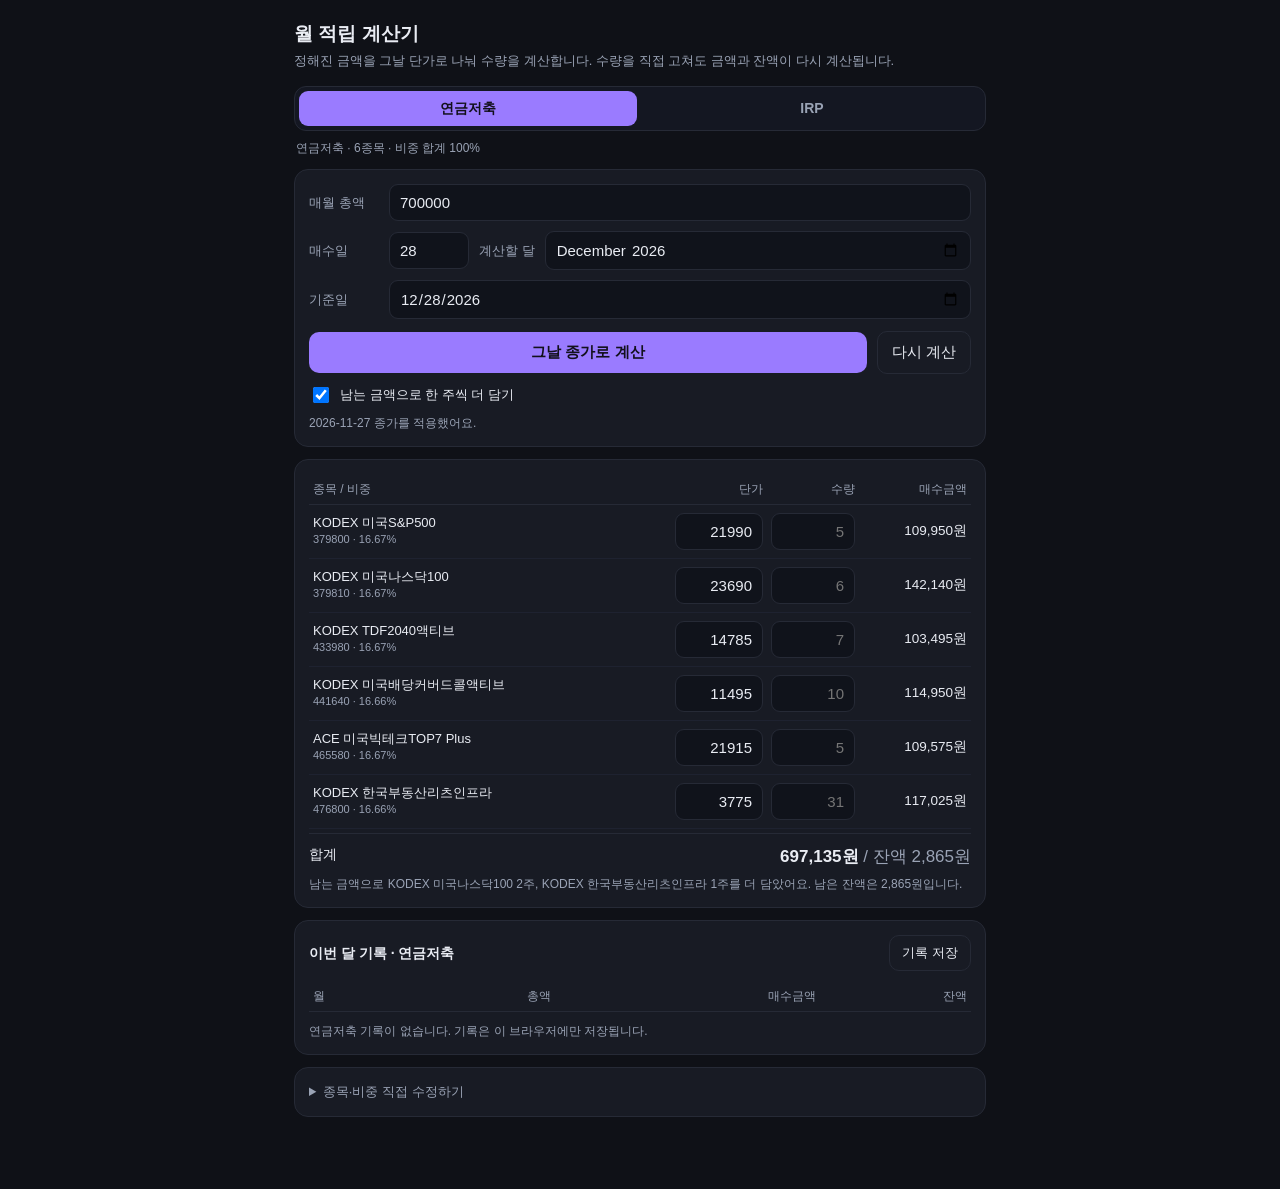
<file: etf-calc/index.html>
<!DOCTYPE html>
<html lang="ko">
<head>
<meta charset="utf-8">
<meta name="viewport" content="width=device-width, initial-scale=1">
<title>월 적립 계산기</title>
<style>
  :root{
    --bg:#0f1117; --card:#181b24; --line:#262a36; --text:#e9ecf3;
    --muted:#9aa3b5; --accent:#9a7bff; --ok:#3ddc97; --warn:#ffb84d;
  }
  *{box-sizing:border-box}
  body{margin:0;background:var(--bg);color:var(--text);
    font-family:-apple-system,BlinkMacSystemFont,"Apple SD Gothic Neo","Malgun Gothic",sans-serif;
    font-size:15px;line-height:1.5;padding:16px 14px 60px;max-width:720px;margin:0 auto}
  h1{font-size:19px;margin:4px 0 2px}
  .sub{color:var(--muted);font-size:13px;margin-bottom:16px}
  .card{background:var(--card);border:1px solid var(--line);border-radius:14px;padding:14px;margin-bottom:12px}
  .row{display:flex;gap:10px;align-items:center;flex-wrap:wrap}
  .row+.row{margin-top:10px}
  label{color:var(--muted);font-size:13px;min-width:70px}
  input[type=number],input[type=text],input[type=date],input[type=month]{
    background:#10131b;color:var(--text);border:1px solid var(--line);border-radius:9px;
    padding:9px 10px;font-size:15px;width:100%;font-family:inherit}
  input:focus{outline:none;border-color:var(--accent)}
  button{background:var(--accent);color:#12101c;border:0;border-radius:10px;
    padding:11px 14px;font-size:15px;font-weight:700;font-family:inherit;cursor:pointer}
  button.ghost{background:transparent;color:var(--text);border:1px solid var(--line);font-weight:500}
  button:active{transform:scale(.99)}
  table{width:100%;border-collapse:collapse;font-size:13.5px}
  /* 열 폭을 고정해 좁은 화면에서도 금액이 줄바꿈되지 않게 */
  #etfTable{table-layout:fixed}
  #etfTable .c-price{width:96px}
  #etfTable .c-qty{width:92px}
  #etfTable .c-amt{width:112px}
  th{color:var(--muted);font-weight:500;text-align:right;padding:6px 4px;border-bottom:1px solid var(--line);font-size:12px}
  th:first-child,td:first-child{text-align:left}
  td{padding:8px 4px;border-bottom:1px solid #1e2230;text-align:right;vertical-align:middle}
  .name{font-size:13px;line-height:1.3}
  .code{color:var(--muted);font-size:11px}
  .num{font-variant-numeric:tabular-nums}
  td.num{white-space:nowrap}
  .cell{width:100%;text-align:right;padding:6px 8px;font-size:13.5px
    -moz-appearance:textfield;appearance:textfield}
  /* 표 안의 숫자칸은 증감 화살표를 숨겨 좁은 화면에서도 숫자가 잘리지 않게 */
  .cell::-webkit-outer-spin-button,.cell::-webkit-inner-spin-button{-webkit-appearance:none;margin:0}
  .foot{color:var(--muted);font-size:12px;margin-top:10px}
  .total{display:flex;justify-content:space-between;font-size:14px;padding-top:10px;margin-top:4px;border-top:1px solid var(--line)}
  .total b{font-size:17px}
  .err{color:var(--warn);font-size:12.5px;margin-top:8px}
  details summary{cursor:pointer;color:var(--muted);font-size:13px}
  .hint{color:var(--muted);font-size:12px;margin-top:6px}
  /* 계좌 전환 탭 */
  .tabs{display:flex;gap:6px;background:#141722;border:1px solid var(--line);
    border-radius:12px;padding:4px;margin-bottom:8px}
  .tab{flex:1;background:transparent;color:var(--muted);border:0;border-radius:9px;
    padding:9px 8px;font-size:14px;font-weight:600;font-family:inherit;cursor:pointer;
    white-space:nowrap;line-height:1.2}
  .tab.active{background:var(--accent);color:#12101c}
  .tab:active{transform:none}
  /* 좁은 화면(스마트폰)에서 단가 5자리가 잘리지 않도록 */
  @media (max-width:430px){
    body{padding:12px 10px 48px}
    .card{padding:10px}
    th,td{padding:7px 2px}
    th{font-size:11.5px}
    .cell{width:100%;padding:6px 4px;font-size:13px}
    .name{font-size:12px}
    .code{font-size:10.5px}
    #etfTable .c-price{width:74px}
    #etfTable .c-qty{width:50px}
    #etfTable .c-amt{width:86px}
    .tab{font-size:13.5px;padding:9px 6px}
  }
</style>
</head>
<body>

<h1>월 적립 계산기</h1>
<div class="sub">정해진 금액을 그날 단가로 나눠 수량을 계산합니다. 수량을 직접 고쳐도 금액과 잔액이 다시 계산됩니다.</div>

<div class="tabs" role="tablist" aria-label="계좌 선택">
  <button class="tab active" role="tab" aria-selected="true" data-acc="pension">연금저축</button>
  <button class="tab" role="tab" aria-selected="false" data-acc="irp">IRP</button>
</div>
<div class="hint" id="accNote" style="margin:0 0 12px 2px"></div>

<div class="card">
  <div class="row">
    <label>매월 총액</label>
    <input type="number" id="totalAmount" value="700000" step="10000" style="flex:1">
  </div>
  <div class="row">
    <label>매수일</label>
    <input type="number" id="buyDay" value="28" min="1" max="31" style="width:80px">
    <label style="min-width:auto">계산할 달</label>
    <input type="month" id="targetMonth" style="flex:1">
  </div>
  <div class="row">
    <label>기준일</label>
    <input type="date" id="priceDate" style="flex:1">
  </div>
  <div class="row" style="margin-top:12px">
    <button id="refreshBtn" style="flex:1">그날 종가로 계산</button>
    <button class="ghost" id="calcBtn">다시 계산</button>
  </div>
  <div class="row" style="margin-top:10px">
    <label style="min-width:auto;display:flex;gap:8px;align-items:center;font-size:13px;color:var(--text)">
      <input type="checkbox" id="topupChk" checked style="width:16px;height:16px">
      남는 금액으로 한 주씩 더 담기
    </label>
  </div>
  <div class="err" id="err"></div>
  <div class="hint" id="status"></div>
</div>

<div class="card">
  <table id="etfTable">
    <colgroup>
      <col>
      <col class="c-price">
      <col class="c-qty">
      <col class="c-amt">
    </colgroup>
    <thead>
      <tr>
        <th>종목 / 비중</th>
        <th>단가</th>
        <th>수량</th>
        <th>매수금액</th>
      </tr>
    </thead>
    <tbody id="tbody"></tbody>
  </table>
  <div class="total"><span>합계</span><b id="sumLine">-</b></div>
  <div class="hint" id="basis">-</div>
</div>

<div class="card">
  <div class="row" style="justify-content:space-between">
    <b style="font-size:14px" id="histTitle">이번 달 기록</b>
    <button class="ghost" id="saveBtn" style="padding:8px 12px;font-size:13px">기록 저장</button>
  </div>
  <table style="margin-top:10px">
    <thead><tr><th>월</th><th>총액</th><th>매수금액</th><th>잔액</th></tr></thead>
    <tbody id="histBody"></tbody>
  </table>
  <div class="foot" id="histFoot"></div>
</div>

<details class="card">
  <summary>종목·비중 직접 수정하기</summary>
  <div id="editArea" style="margin-top:12px"></div>
  <div class="row" style="margin-top:10px">
    <button class="ghost" id="addBtn" style="flex:1;font-size:13px;padding:9px">종목 추가</button>
    <button class="ghost" id="resetBtn" style="flex:1;font-size:13px;padding:9px">기본값 복원</button>
  </div>
</details>

<script>
const DEFAULT_PENSION = [
  {name:"KODEX 미국S&P500",           code:"379800", weight:16.67},
  {name:"KODEX 미국나스닥100",         code:"379810", weight:16.67},
  {name:"KODEX TDF2040액티브",         code:"433980", weight:16.67},
  {name:"KODEX 미국배당커버드콜액티브", code:"441640", weight:16.66},
  {name:"ACE 미국빅테크TOP7 Plus",     code:"465580", weight:16.67},
  {name:"KODEX 한국부동산리츠인프라",   code:"476800", weight:16.66}
];

const DEFAULT_IRP = [
  {name:"KODEX 미국S&P500",           code:"379800", weight:50},
  {name:"KODEX 미국나스닥100",         code:"379810", weight:20},
  {name:"KODEX 미국배당커버드콜액티브", code:"441640", weight:15},
  {name:"KODEX TDF2040액티브",         code:"433980", weight:15}
];

const DEFAULT_BY_ACCOUNT = {pension: DEFAULT_PENSION, irp: DEFAULT_IRP};
const ACCOUNT_LABEL = {pension:"연금저축", irp:"IRP"};
const ACCOUNT_ORDER = ["pension", "irp"];

const LS_KEY = "monthly-etf-calc-v3";      // 두 계좌 통합 저장
const LEGACY_KEY = "monthly-etf-calc-v2";  // 이전 버전(연금저축 단일)
const LEGACY_HIST = "monthly-etf-hist-v2";

let data;                                  // {active, accounts:{pension:{etfs,prices,qtys,history}, irp:{...}}}
let etfs, prices, qtys, history;           // 현재 보고 있는 계좌의 값(참조)
let market = {days:[], series:{}};         // prices.json

function blankAccount(kind){
  return {
    etfs: (DEFAULT_BY_ACCOUNT[kind] || []).map(x=>({...x})),
    prices: {}, qtys: {}, history: []
  };
}
function normalizeAccount(a, kind){
  const d = blankAccount(kind);
  if(!a || typeof a !== "object") return d;
  if(Array.isArray(a.etfs) && a.etfs.length){
    d.etfs = a.etfs.map(x=>({name:String(x.name||""), code:String(x.code||""), weight:Number(x.weight)||0}));
  }
  if(a.prices && typeof a.prices === "object") d.prices = {...a.prices};
  if(a.qtys && typeof a.qtys === "object") d.qtys = {...a.qtys};
  if(Array.isArray(a.history)) d.history = a.history;
  return d;
}

function loadState(){
  let s = null;
  try{ s = JSON.parse(localStorage.getItem(LS_KEY) || "null"); }catch(e){}
  if(s && s.accounts){
    data = {
      active: s.active === "irp" ? "irp" : "pension",
      accounts: {
        pension: normalizeAccount(s.accounts.pension, "pension"),
        irp: normalizeAccount(s.accounts.irp, "irp")
      }
    };
  }else{
    data = {active:"pension", accounts:{pension: blankAccount("pension"), irp: blankAccount("irp")}};
    // 이전 버전(연금저축만 있던 시절)의 종목·단가·수량·기록을 연금저축 계좌로 이어받기
    try{
      const old = JSON.parse(localStorage.getItem(LEGACY_KEY) || "null");
      if(old){
        const p = data.accounts.pension;
        if(Array.isArray(old.etfs) && old.etfs.length){
          p.etfs = old.etfs.map(x=>({name:String(x.name||""), code:String(x.code||""), weight:Number(x.weight)||0}));
        }
        if(old.prices && typeof old.prices === "object") p.prices = {...old.prices};
        if(old.qtys && typeof old.qtys === "object") p.qtys = {...old.qtys};
      }
      const oldHist = JSON.parse(localStorage.getItem(LEGACY_HIST) || "[]");
      if(Array.isArray(oldHist)) data.accounts.pension.history = oldHist;
    }catch(e){}
  }
  bindActive();
}

function bindActive(){
  const a = data.accounts[data.active];
  etfs = a.etfs; prices = a.prices; qtys = a.qtys; history = a.history;
}

function save(){
  const a = data.accounts[data.active];
  a.etfs = etfs; a.prices = prices; a.qtys = qtys; a.history = history;
  try{ localStorage.setItem(LS_KEY, JSON.stringify(data)); }catch(e){}
}

function won(n){
  return (Math.round(n)).toLocaleString("ko-KR") + "원";
}
function monthKey(){
  const v = document.getElementById("targetMonth") ? document.getElementById("targetMonth").value : "";
  if(v) return v;
  const d = new Date();
  return d.getFullYear() + "-" + String(d.getMonth()+1).padStart(2,"0");
}

/* 기준일 이하의 가장 가까운 종가 */
function closeOnOrBefore(code, day){
  const s = market.series[code];
  if(!s || !market.days.length) return {price:0, day:""};
  let idx = -1;
  for(let i=0;i<market.days.length;i++){
    if(market.days[i] <= day) idx = i; else break;
  }
  for(let i=idx;i>=0;i--){
    const v = s[i];
    if(v) return {price:v, day:market.days[i]};
  }
  return {price:0, day:""};
}

/* 기준일 종가를 두 계좌 모두에 적용 (계좌를 바꿔도 단가가 어긋나지 않도록) */
function applyDate(){
  const day = document.getElementById("priceDate").value;
  if(!day || !market.days.length) return;
  const used = [];
  ACCOUNT_ORDER.forEach(kind=>{
    const a = data.accounts[kind];
    a.etfs.forEach(e=>{
      const r = closeOnOrBefore(e.code, day);
      if(r.price>0){ a.prices[e.code] = r.price; used.push(r.day); }
    });
  });
  save();
  const newest = used.sort().pop() || "";
  const st = document.getElementById("status");
  st.textContent = newest ? (newest + " 종가를 적용했어요.") : "";
  render();
}

function render(){
  const tb = document.getElementById("tbody");
  tb.innerHTML = "";
  etfs.forEach((e,i)=>{
    const tr = document.createElement("tr");
    tr.innerHTML = `
      <td><div class="name">${e.name}</div><div class="code">${e.code} · ${e.weight}%</div></td>
      <td><input class="cell" type="number" data-price="${i}" value="${prices[e.code]||""}" placeholder="단가"></td>
      <td><input class="cell" type="number" data-qty="${i}" value="${qtys[e.code]??""}" placeholder="-"></td>
      <td class="num" id="amt-${i}">-</td>`;
    tb.appendChild(tr);
  });
  tb.querySelectorAll("input[data-price]").forEach(inp=>{
    inp.addEventListener("input", ()=>{
      const i = Number(inp.dataset.price);
      const v = Number(inp.value.replace(/[^0-9.]/g,""));
      if(v>0) prices[etfs[i].code] = v; else delete prices[etfs[i].code];
      save(); compute();
    });
  });
  tb.querySelectorAll("input[data-qty]").forEach(inp=>{
    inp.addEventListener("input", ()=>{
      const i = Number(inp.dataset.qty);
      const raw = inp.value.replace(/[^0-9]/g,"");
      if(raw === "") delete qtys[etfs[i].code];
      else qtys[etfs[i].code] = Number(raw);
      save(); compute();
    });
  });
  renderEdit();
  updateAccNote();
  compute();
  renderHist();
}

function updateAccNote(){
  const el = document.getElementById("accNote");
  if(!el) return;
  const sumW = etfs.reduce((a,e)=>a+Number(e.weight||0),0);
  const wTxt = Math.abs(sumW-100) < 0.05 ? "100%" : (Math.round(sumW*100)/100) + "%";
  el.textContent = ACCOUNT_LABEL[data.active] + " · " + etfs.length + "종목 · 비중 합계 " + wTxt;
}

function updateTabs(){
  document.querySelectorAll(".tab").forEach(b=>{
    const on = b.dataset.acc === data.active;
    b.classList.toggle("active", on);
    b.setAttribute("aria-selected", on ? "true" : "false");
  });
  const t = document.getElementById("histTitle");
  if(t) t.textContent = "이번 달 기록 · " + ACCOUNT_LABEL[data.active];
}

function switchAccount(kind){
  if(!data.accounts[kind] || data.active === kind) return;
  save();
  data.active = kind;
  bindActive();
  save();
  document.getElementById("status").textContent = "";
  updateTabs();
  render();
}

function renderEdit(){
  const area = document.getElementById("editArea");
  area.innerHTML = "";
  etfs.forEach((e,i)=>{
    const d = document.createElement("div");
    d.className = "row";
    d.innerHTML = `
      <input type="text" data-name="${i}" value="${e.name}" style="flex:2;font-size:13.5px;padding:8px">
      <input type="text" data-code="${i}" value="${e.code}" style="width:86px;font-size:13.5px;padding:8px">
      <input type="number" data-weight="${i}" value="${e.weight}" step="0.01" style="width:70px;font-size:13.5px;padding:8px">
      <button class="ghost" data-del="${i}" style="padding:8px 10px;font-size:13px">×</button>`;
    area.appendChild(d);
  });
  area.querySelectorAll("[data-name]").forEach(inp=>inp.addEventListener("input",()=>{
    etfs[Number(inp.dataset.name)].name = inp.value; save(); compute();
  }));
  area.querySelectorAll("[data-code]").forEach(inp=>inp.addEventListener("input",()=>{
    etfs[Number(inp.dataset.code)].code = inp.value.trim(); save(); compute();
  }));
  area.querySelectorAll("[data-weight]").forEach(inp=>inp.addEventListener("input",()=>{
    etfs[Number(inp.dataset.weight)].weight = Number(inp.value)||0; save(); updateAccNote(); render();
  }));
  area.querySelectorAll("[data-del]").forEach(b=>b.addEventListener("click",()=>{
    etfs.splice(Number(b.dataset.del),1); save(); render();
  }));
}

let lastQtys = [];   // 화면에 실제 적용된 수량(기록 저장에 사용)

function compute(){
  const total = Number(document.getElementById("totalAmount").value)||0;
  const sumW = etfs.reduce((a,e)=>a+Number(e.weight||0),0);
  const rows = [];
  let bought = 0, allocated = 0;
  const missing = [];

  etfs.forEach((e,i)=>{
    const alloc = sumW>0 ? total * (Number(e.weight||0)/sumW) : 0;
    allocated += alloc;
    const p = Number(prices[e.code]||0);
    if(!p) missing.push(e.code);
    const ov = qtys[e.code];
    const manual = ov != null;
    let qty = manual ? Number(ov) : (p>0 ? Math.floor(alloc/p) : 0);
    rows.push({i, e, p, alloc, qty, manual, extra:0});
    bought += p>0 ? qty*p : 0;
  });

  // 남는 금액으로 살 수 있는 것 중 가장 비싼(=잔액에 가장 가까운) 종목을 한 주씩 반복 매수
  let left = total - bought;
  const used = [];
  const topupOn = document.getElementById("topupChk") ? document.getElementById("topupChk").checked : true;
  if(topupOn){
    let guard = 0;
    while(guard++ < 500){
      let pick = null;
      rows.forEach(r=>{
        if(r.p>0 && r.p<=left && (!pick || r.p>pick.p)) pick = r;
      });
      if(!pick) break;
      pick.qty += 1; pick.extra += 1; left -= pick.p;
      const hit = used.find(u=>u.e===pick.e);
      if(hit) hit.n += 1; else used.push({e: pick.e, n: 1, p: pick.p});
    }
    bought = total - left;
  }

  lastQtys = [];
  rows.forEach(r=>{
    const cost = r.p>0 ? r.qty*r.p : 0;
    lastQtys[r.i] = r.qty;
    const amtEl = document.getElementById("amt-"+r.i);
    const qtyEl = document.querySelector(`input[data-qty="${r.i}"]`);
    if(amtEl) amtEl.textContent = r.p>0 ? won(cost) : "-";
    if(qtyEl){
      if(qtyEl.value === "") qtyEl.placeholder = r.p>0 ? String(r.qty) : "-";
    }
  });

  document.getElementById("sumLine").innerHTML =
    `${won(bought)} <span style="color:var(--muted);font-weight:400">/ 잔액 ${won(left)}</span>`;

  const basis = document.getElementById("basis");
  if(missing.length){
    basis.textContent = "단가가 없는 종목: " + missing.join(", ") + " — 단가를 직접 입력해 주세요.";
  }else if(used.length){
    const note = used.map(u=>u.e.name + " " + u.n + "주").join(", ");
    basis.textContent = "남는 금액으로 " + note + "를 더 담았어요. 남은 잔액은 " + won(left) + "입니다.";
  }else{
    basis.textContent = "수량 칸을 비우면 배정 금액에 맞춰 자동 계산하고, 직접 넣으면 그 수량으로 금액과 잔액을 다시 계산합니다.";
  }
  return {total, bought, left, allocated};
}

function renderHist(){
  const tb = document.getElementById("histBody");
  tb.innerHTML = "";
  if(!history.length){
    document.getElementById("histFoot").textContent = ACCOUNT_LABEL[data.active] + " 기록이 없습니다. 기록은 이 브라우저에만 저장됩니다.";
    return;
  }
  history.slice().sort((a,b)=> b.month.localeCompare(a.month)).forEach(h=>{
    const tr = document.createElement("tr");
    tr.innerHTML = `<td>${h.month}</td><td class="num">${won(h.total)}</td><td class="num">${won(h.bought)}</td><td class="num">${won(h.left)}</td>`;
    tb.appendChild(tr);
  });
  document.getElementById("histFoot").textContent = ACCOUNT_LABEL[data.active] + " 기록 · 이 브라우저에만 저장됩니다.";
}

async function loadMarket(){
  try{
    const r = await fetch("prices.json", {cache:"no-store"});
    if(!r.ok) throw new Error("no data");
    market = await r.json();
    const dEl = document.getElementById("priceDate");
    if(!dEl.value) dEl.value = buyDateFor(0);
    applyDate();
    document.getElementById("err").textContent = "";
  }catch(e){
    document.getElementById("status").textContent = "";
    document.getElementById("err").textContent = "종가 데이터를 불러오지 못했어요. 단가를 직접 입력해 주세요.";
    render();
  }
}

function buyDateFor(monthOffset){
  const mv = document.getElementById("targetMonth").value;
  let y, m;
  if(mv){
    y = Number(mv.slice(0,4)); m = Number(mv.slice(5,7));
  }else{
    const d = new Date();
    d.setDate(1);
    d.setMonth(d.getMonth() + (monthOffset||0));
    y = d.getFullYear(); m = d.getMonth()+1;
  }
  let day = Number(document.getElementById("buyDay").value)||28;
  const lastDay = new Date(y, m, 0).getDate();
  if(day > lastDay) day = lastDay;
  return y + "-" + String(m).padStart(2,"0") + "-" + String(day).padStart(2,"0");
}

function setBasisToBuyDay(){
  const el = document.getElementById("priceDate");
  const target = buyDateFor(0);
  el.value = target;
  if(market.days.length){
    const last = market.days[market.days.length-1];
    if(target > last) el.value = last;   // 아직 오지 않은 날짜면 최근 거래일
  }
  applyDate();
}

document.querySelectorAll(".tab").forEach(b=>{
  b.addEventListener("click", ()=>switchAccount(b.dataset.acc));
});
document.getElementById("buyDay").addEventListener("change", setBasisToBuyDay);
document.getElementById("buyDay").addEventListener("input", setBasisToBuyDay);
document.getElementById("targetMonth").addEventListener("change", setBasisToBuyDay);
document.getElementById("refreshBtn").addEventListener("click", applyDate);
document.getElementById("calcBtn").addEventListener("click", compute);
document.getElementById("totalAmount").addEventListener("input", compute);
document.getElementById("topupChk").addEventListener("change", compute);
document.getElementById("priceDate").addEventListener("change", applyDate);
document.getElementById("saveBtn").addEventListener("click", ()=>{
  const r = compute();
  const month = monthKey();
  history = history.filter(h=>h.month!==month);
  history.push({month, total:r.total, bought:r.bought, left:r.left, account:data.active,
    items: etfs.map((e,i)=>({name:e.name, code:e.code, price:prices[e.code]||0, qty:lastQtys[i]??null}))});
  save();
  renderHist();
});
document.getElementById("addBtn").addEventListener("click", ()=>{
  etfs.push({name:"새 종목", code:"", weight:0}); save(); render();
});
document.getElementById("resetBtn").addEventListener("click", ()=>{
  if(!confirm(ACCOUNT_LABEL[data.active] + " 종목 목록을 기본값으로 되돌릴까요?")) return;
  etfs = DEFAULT_BY_ACCOUNT[data.active].map(x=>({...x}));
  prices = {}; qtys = {};
  save(); render();
});

(function init(){
  loadState();
  const d = new Date();
  document.getElementById("targetMonth").value = d.getFullYear()+"-"+String(d.getMonth()+1).padStart(2,"0");
  document.getElementById("priceDate").value = buyDateFor(0);
  updateTabs();
  render();
  loadMarket();
})();
</script>
</body>
</html>
</file>
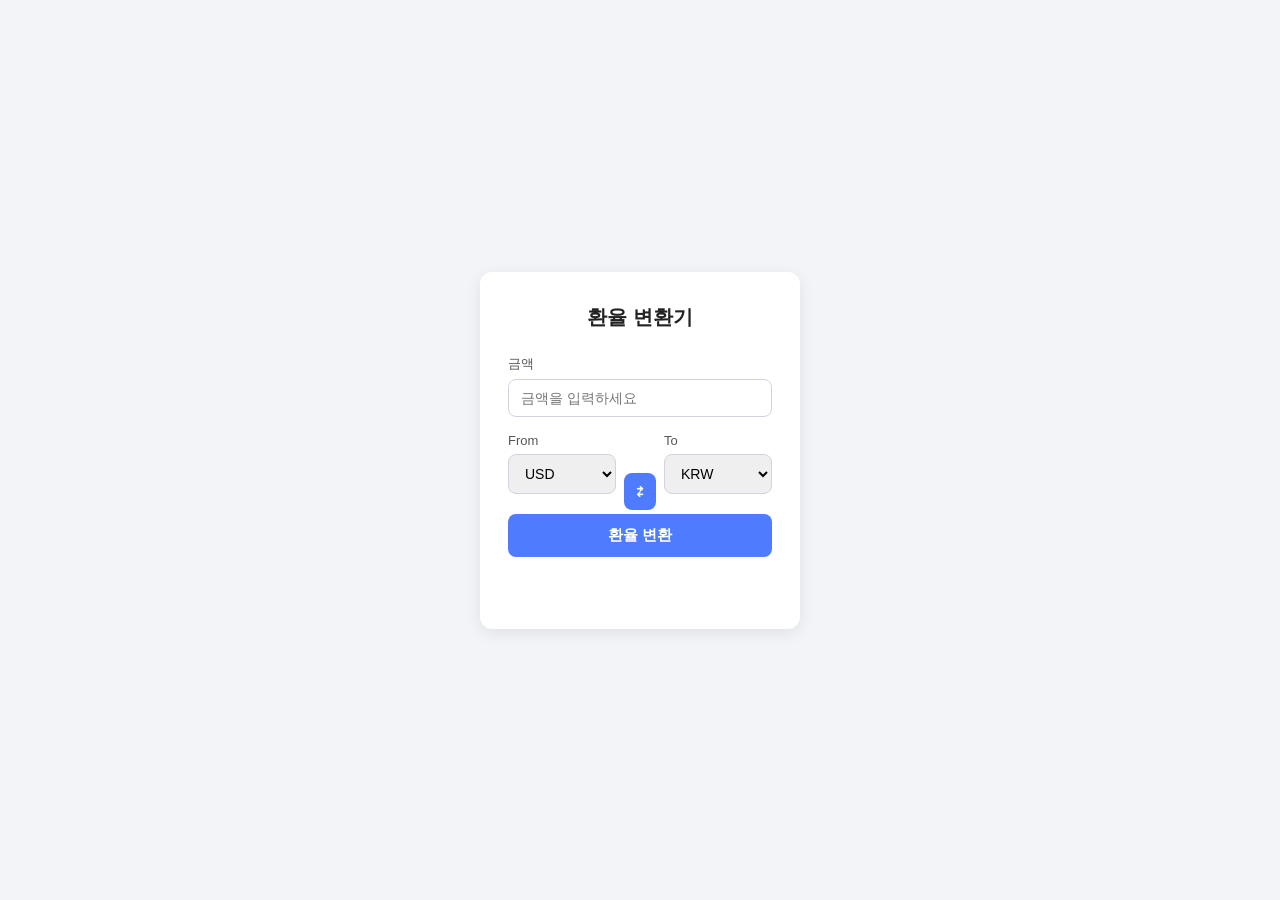
<file: FXCONVETER/index.html>
<!DOCTYPE html>
<html lang="ko">
<head>
  <meta charset="UTF-8">
  <meta name="viewport" content="width=device-width, initial-scale=1.0">
  <title>환율 변환기</title>
  <link rel="stylesheet" href="style.css">
</head>
<body>
  <div class="converter-card">
    <h1>환율 변환기</h1>

    <div class="field">
      <label for="amount-input">금액</label>
      <input type="number" id="amount-input" min="0" placeholder="금액을 입력하세요">
    </div>

    <div class="currency-row">
      <div class="field">
        <label for="from-currency">From</label>
        <select id="from-currency">
          <option value="USD">USD</option>
          <option value="EUR">EUR</option>
          <option value="KRW">KRW</option>
          <option value="JPY">JPY</option>
        </select>
      </div>

      <button type="button" id="swap-btn" title="통화 교환">⇄</button>

      <div class="field">
        <label for="to-currency">To</label>
        <select id="to-currency">
          <option value="USD">USD</option>
          <option value="EUR">EUR</option>
          <option value="KRW" selected>KRW</option>
          <option value="JPY">JPY</option>
        </select>
      </div>
    </div>

    <button id="convert-btn">환율 변환</button>

    <p id="result"></p>
  </div>

  <script src="main.js" defer></script>
</body>
</html>
</file>
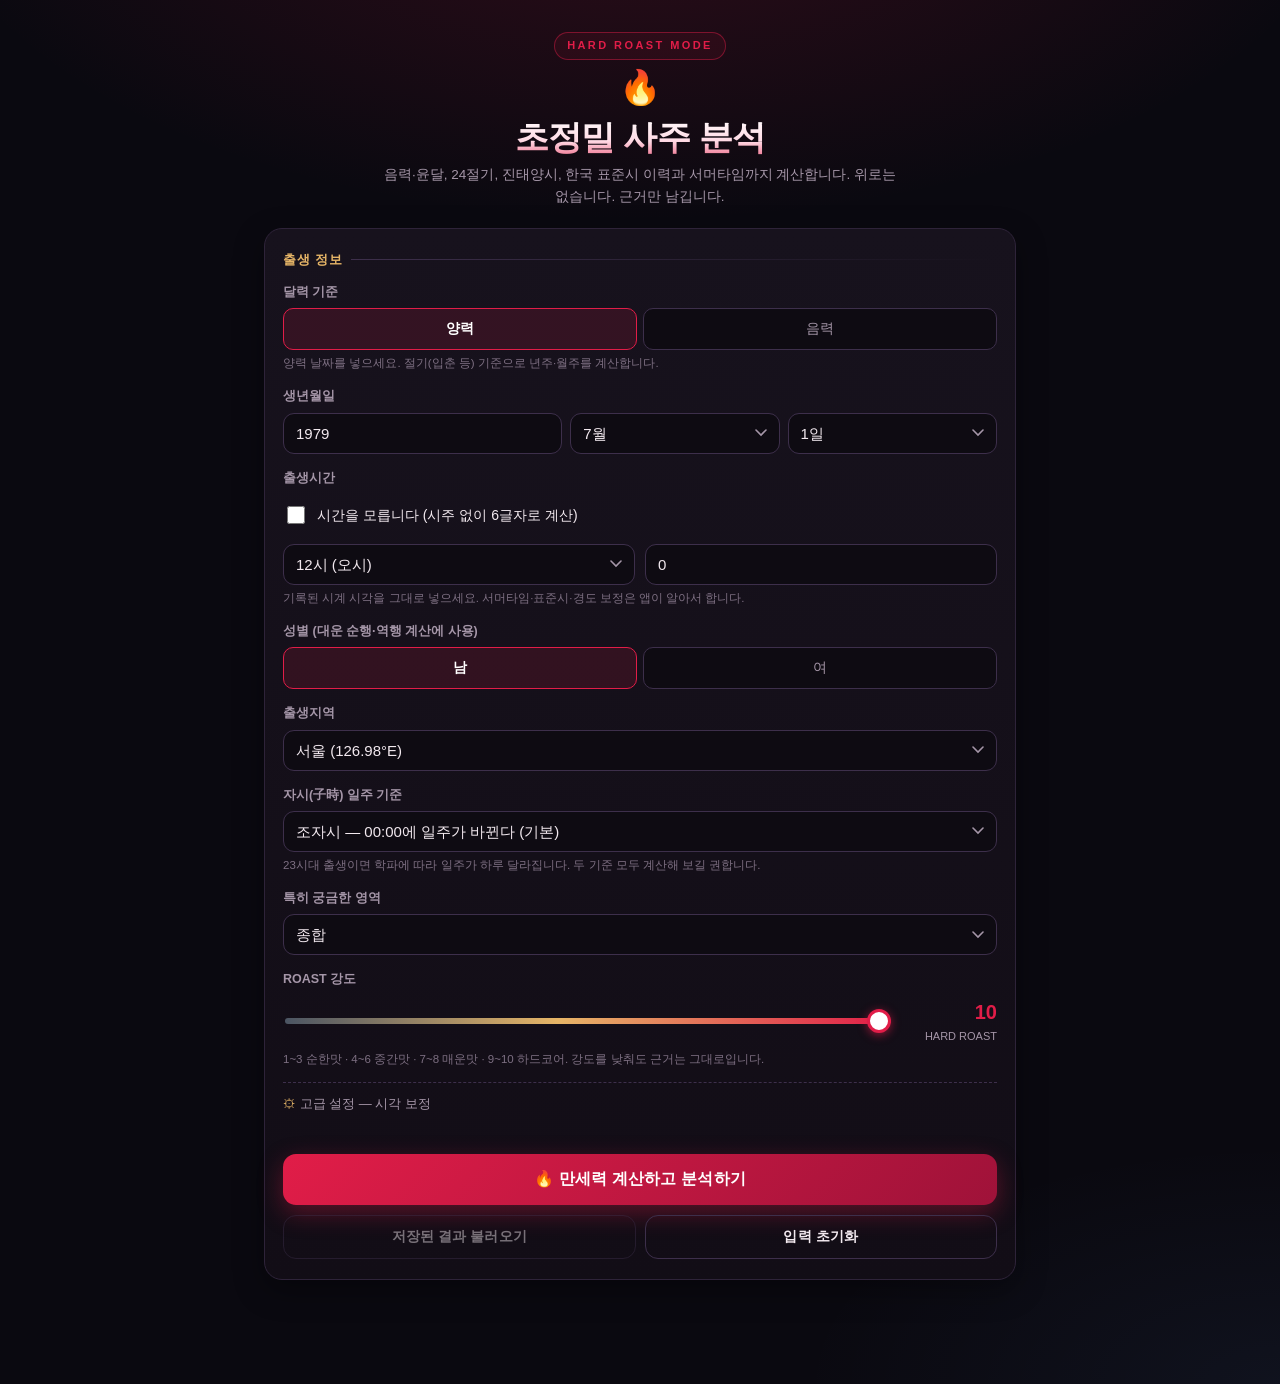
<file: saju-roast/index.html>
<!DOCTYPE html>
<html lang="ko">
<head>
<meta charset="utf-8">
<meta name="viewport" content="width=device-width, initial-scale=1, viewport-fit=cover">
<meta name="theme-color" content="#0a0910">
<title>🔥 초정밀 사주 분석 — HARD ROAST MODE</title>
<meta name="description" content="만세력·절기·진태양시·서머타임까지 계산해서 6단계 HARD ROAST 사주 분석을 해 주는 웹 앱.">
<link rel="stylesheet" href="styles.css?v=7">
</head>
<body>

<header class="hero">
  <div class="hero-kicker">HARD ROAST MODE</div>
  <div class="hero-emoji">🔥</div>
  <h1 class="hero-title">초정밀 사주 분석</h1>
  <p class="hero-sub">음력·윤달, 24절기, 진태양시, 한국 표준시 이력과 서머타임까지 계산합니다. 위로는 없습니다. 근거만 남깁니다.</p>
</header>

<main>

  <!-- ================= 입력 폼 ================= -->
  <section class="card" id="formCard">
    <div class="card-title">출생 정보</div>

    <div class="field">
      <label class="lbl">달력 기준</label>
      <div class="seg" id="calSeg">
        <label><input type="radio" name="calendar" value="solar" checked><span>양력</span></label>
        <label><input type="radio" name="calendar" value="lunar"><span>음력</span></label>
      </div>
      <label class="check" id="leapWrap" style="display:none">
        <input type="checkbox" id="leap"> 윤달(閏月)입니다
      </label>
      <div class="hint" id="calHint">음력을 고르면 양력으로 변환해 절기 기준으로 계산합니다.</div>
    </div>

    <div class="field">
      <label class="lbl">생년월일</label>
      <div class="row3">
        <input type="number" id="year" inputmode="numeric" placeholder="1979" min="1900" max="2035" value="1979" aria-label="출생 연도">
        <select id="month" aria-label="출생 월"></select>
        <select id="day" aria-label="출생 일"></select>
      </div>
      <div class="hint" id="dateHint"></div>
    </div>

    <div class="field">
      <label class="lbl">출생시간</label>
      <label class="check"><input type="checkbox" id="timeUnknown"> 시간을 모릅니다 (시주 없이 6글자로 계산)</label>
      <div class="row2" id="timeRow" style="margin-top:8px">
        <select id="hour" aria-label="출생 시"></select>
        <input type="number" id="minute" inputmode="numeric" min="0" max="59" value="0" placeholder="분" aria-label="출생 분">
      </div>
      <div class="hint">기록된 시계 시각을 그대로 넣으세요. 서머타임·표준시·경도 보정은 앱이 알아서 합니다.</div>
    </div>

    <div class="field">
      <label class="lbl">성별 (대운 순행·역행 계산에 사용)</label>
      <div class="seg">
        <label><input type="radio" name="gender" value="M" checked><span>남</span></label>
        <label><input type="radio" name="gender" value="F"><span>여</span></label>
      </div>
    </div>

    <div class="field">
      <label class="lbl">출생지역</label>
      <select id="city" aria-label="출생 지역"></select>
      <div id="customLonWrap" style="display:none; margin-top:8px">
        <input type="number" id="customLon" step="0.001" min="124" max="132" placeholder="경도 (예: 126.978)" aria-label="출생지 경도">
        <div class="hint">한반도 경도는 대략 124~132°E입니다. 모르면 서울(126.98)을 쓰세요.</div>
      </div>
    </div>

    <div class="field">
      <label class="lbl">자시(子時) 일주 기준</label>
      <select id="jaSi" aria-label="자시 학파">
        <option value="jo">조자시 — 00:00에 일주가 바뀐다 (기본)</option>
        <option value="ya">야자시 — 23:00에 일주가 바뀐다</option>
      </select>
      <div class="hint">23시대 출생이면 학파에 따라 일주가 하루 달라집니다. 두 기준 모두 계산해 보길 권합니다.</div>
    </div>

    <div class="field">
      <label class="lbl">특히 궁금한 영역</label>
      <select id="concern" aria-label="궁금한 영역">
        <option value="종합" selected>종합</option>
        <option value="성격">성격</option>
        <option value="연애">연애·인간관계</option>
        <option value="직업·재물">직업·재물</option>
        <option value="대운·세운">대운·세운</option>
      </select>
    </div>

    <div class="field">
      <label class="lbl">ROAST 강도</label>
      <div class="roast-slider">
        <input type="range" id="roastInput" min="1" max="10" step="1" value="10" aria-label="ROAST 강도">
        <div class="roast-val"><b id="roastNum">10</b><small id="roastLabel">HARD ROAST</small></div>
      </div>
      <div class="hint">1~3 순한맛 · 4~6 중간맛 · 7~8 매운맛 · 9~10 하드코어. 강도를 낮춰도 근거는 그대로입니다.</div>
    </div>

    <details class="adv">
      <summary>고급 설정 — 시각 보정</summary>
      <label class="check"><input type="checkbox" id="trueSolar" checked> 진태양시(경도) 보정 적용</label>
      <div class="hint" style="margin:-2px 0 8px 27px">서울 기준 약 -32분. 시주 경계에 걸린 사람은 결과가 달라집니다.</div>
      <label class="check"><input type="checkbox" id="eot"> 균시차(태양의 실제 운행)까지 반영</label>
      <div class="hint" style="margin:-2px 0 8px 27px">연중 ±16분. 대부분의 만세력은 생략합니다.</div>
      <label class="check"><input type="checkbox" id="applyDay"> 진태양시 보정을 일주에도 적용</label>
      <div class="hint" style="margin:-2px 0 0 27px">자정 직후 출생이면 일주가 하루 달라질 수 있습니다. 기본은 시주에만 적용합니다.</div>
    </details>

    <div class="err" id="err"></div>

    <div style="margin-top:14px">
      <button class="btn btn-primary" id="analyzeBtn">🔥 만세력 계산하고 분석하기</button>
      <div class="btn-row">
        <button class="btn btn-ghost" id="loadBtn">저장된 결과 불러오기</button>
        <button class="btn btn-ghost" id="resetBtn">입력 초기화</button>
      </div>
    </div>
  </section>

  <!-- ================= 결과 ================= -->
  <section id="result">
    <div class="card summary" id="summary"></div>
    <nav class="nav" id="nav"></nav>
    <div id="sections"></div>
    <div class="disclaimer" id="disclaimer"></div>
  </section>

</main>

<div class="actionbar" id="actionbar" style="display:none">
  <button class="btn btn-primary" id="copyPromptBtn">🤖 AI 프롬프트</button>
  <button class="btn btn-ghost" id="saveBtn">💾 저장</button>
  <button class="btn btn-ghost" id="printBtn">🖨</button>
</div>

<div class="toast" id="toast"></div>

<script src="lunar.js?v=7"></script>
<script src="engine.js?v=7"></script>
<script src="analysis.js?v=7"></script>
<script src="prompt.js?v=7"></script>
<script src="app.js?v=7"></script>
</body>
</html>
</file>
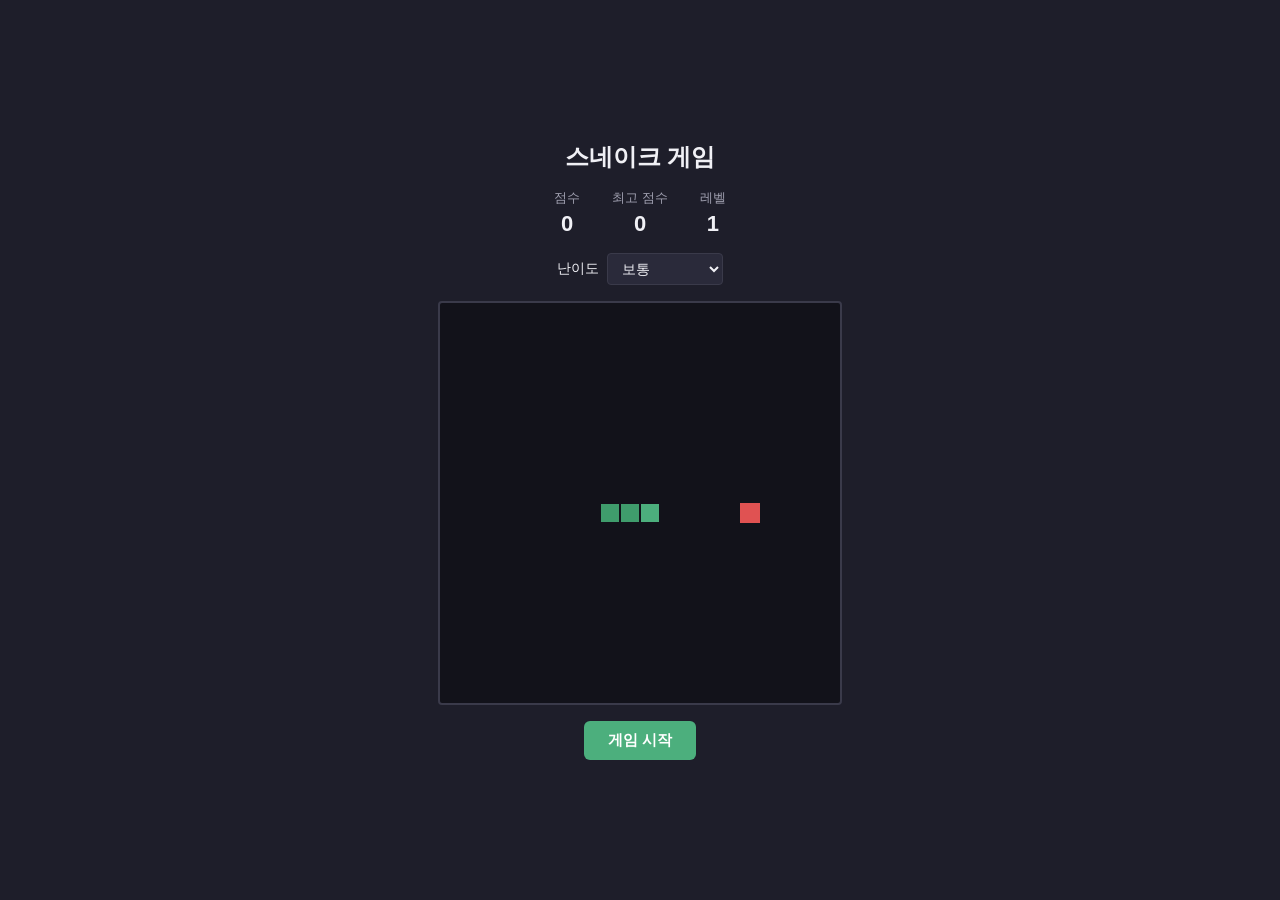
<file: SNAKE/index.html>
<!DOCTYPE html>
<html lang="ko">
<head>
  <meta charset="UTF-8">
  <meta name="viewport" content="width=device-width, initial-scale=1.0">
  <title>스네이크 게임</title>
  <link rel="stylesheet" href="style.css">
</head>
<body>
  <div class="game-wrap">
    <h1>스네이크 게임</h1>

    <div class="score-board">
      <div class="score-item">
        <span class="score-label">점수</span>
        <span id="score">0</span>
      </div>
      <div class="score-item">
        <span class="score-label">최고 점수</span>
        <span id="high-score">0</span>
      </div>
      <div class="score-item">
        <span class="score-label">레벨</span>
        <span id="level">1</span>
      </div>
    </div>

    <div class="settings">
      <label for="difficulty-select">난이도</label>
      <select id="difficulty-select">
        <option value="200">쉬움</option>
        <option value="150" selected>보통</option>
        <option value="100">어려움</option>
        <option value="50">매우 어려움</option>
      </select>
    </div>

    <div class="board-area">
      <canvas id="game-canvas" width="400" height="400"></canvas>

      <div id="game-over-panel" class="overlay-panel hidden">
        <p class="overlay-title">게임 오버</p>
        <p id="final-score">최종 점수: 0</p>
        <button id="restart-btn" type="button">다시 시작</button>
      </div>
    </div>

    <div class="controls">
      <button id="start-btn" type="button">게임 시작</button>
      <button id="pause-btn" type="button" class="hidden">일시정지</button>
    </div>
  </div>

  <script src="main.js" defer></script>
</body>
</html>
</file>
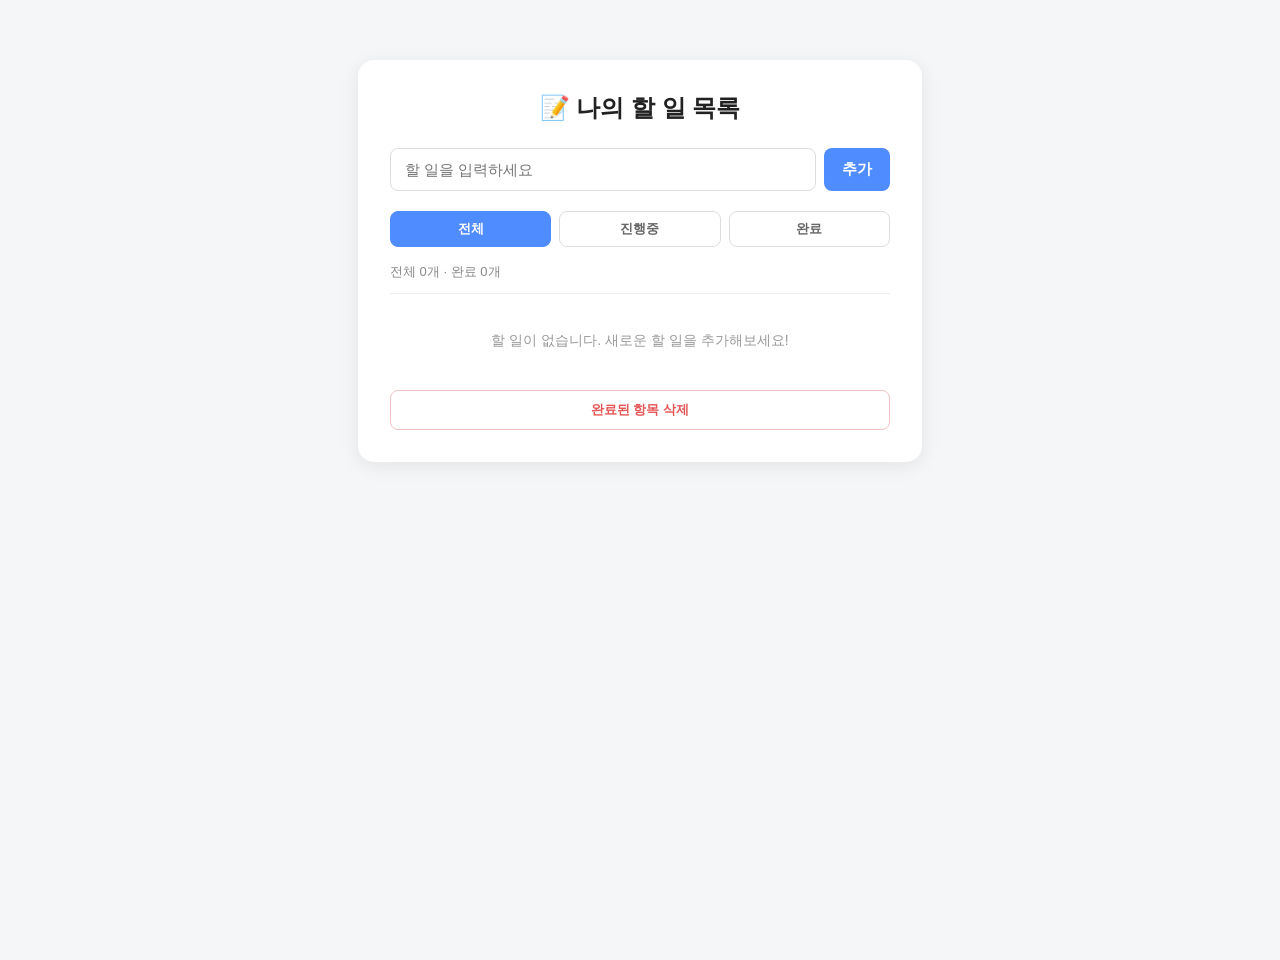
<file: TO-DO/index.html>
<!DOCTYPE html>
<html lang="ko">
<head>
  <meta charset="UTF-8">
  <meta name="viewport" content="width=device-width, initial-scale=1.0">
  <title>나의 할 일 목록</title>
  <link rel="stylesheet" href="style.css">
</head>
<body>
  <div class="container">
    <h1 class="title">📝 나의 할 일 목록</h1>

    <div class="input-area">
      <input type="text" id="todo-input" class="todo-input" placeholder="할 일을 입력하세요">
      <button type="button" id="add-btn" class="add-btn">추가</button>
    </div>

    <div class="filter-area" id="filter-area">
      <button type="button" class="filter-btn active" data-filter="all">전체</button>
      <button type="button" class="filter-btn" data-filter="active">진행중</button>
      <button type="button" class="filter-btn" data-filter="completed">완료</button>
    </div>

    <div class="todo-stats" id="todo-stats"></div>

    <ul id="todo-list" class="todo-list">
    </ul>

    <p class="empty-message" id="empty-message">할 일이 없습니다. 새로운 할 일을 추가해보세요!</p>

    <button type="button" id="clear-completed-btn" class="clear-completed-btn">완료된 항목 삭제</button>
  </div>

  <script src="main.js" defer></script>
</body>
</html>
</file>
<file: FXCONVETER/style.css>
* {
  box-sizing: border-box;
}

body {
  margin: 0;
  min-height: 100vh;
  display: flex;
  align-items: center;
  justify-content: center;
  background-color: #f2f4f7;
  font-family: 'Segoe UI', Arial, sans-serif;
}

.converter-card {
  width: 320px;
  padding: 32px 28px;
  background-color: #ffffff;
  border-radius: 12px;
  box-shadow: 0 4px 16px rgba(0, 0, 0, 0.08);
}

h1 {
  margin: 0 0 24px;
  font-size: 20px;
  text-align: center;
  color: #222;
}

.field {
  display: flex;
  flex-direction: column;
  margin-bottom: 16px;
}

.field label {
  margin-bottom: 6px;
  font-size: 13px;
  color: #555;
}

input,
select {
  padding: 10px 12px;
  font-size: 14px;
  border: 1px solid #d0d5dd;
  border-radius: 8px;
  outline: none;
}

input:focus,
select:focus {
  border-color: #4f7cff;
}

.currency-row {
  display: flex;
  align-items: flex-end;
  gap: 8px;
}

.currency-row .field {
  flex: 1;
}

#swap-btn {
  width: auto;
  flex-shrink: 0;
  padding: 10px 12px;
  margin-top: 0;
}

button {
  width: 100%;
  padding: 12px;
  margin-top: 4px;
  font-size: 15px;
  font-weight: 600;
  color: #fff;
  background-color: #4f7cff;
  border: none;
  border-radius: 8px;
  cursor: pointer;
}

button:hover {
  background-color: #3d63d6;
}

#result {
  margin: 20px 0 0;
  min-height: 20px;
  text-align: center;
  font-size: 15px;
  font-weight: 600;
  color: #222;
  word-break: break-word;
}
</file>
<file: saju-roast/styles.css>
:root {
  --bg: #0a0910;
  --bg2: #120d16;
  --card: #17121d;
  --card2: #1d1626;
  --line: #2e2339;
  --line2: #3d2f4b;
  --text: #f2e9ef;
  --muted: #a596a8;
  --dim: #7d6f82;
  --crimson: #e11d48;
  --crimson2: #b3123a;
  --gold: #e6b567;
  --jade: #4ec9a0;
  --blue: #6ea8fe;
  --bg-mok: #3f9d6d;
  --bg-hwa: #d94a4a;
  --bg-to: #c9a227;
  --bg-geum: #9aa7b8;
  --bg-su: #4a7fd9;
}

* { box-sizing: border-box; -webkit-tap-highlight-color: transparent; }

html, body { margin: 0; padding: 0; }

body {
  background:
    radial-gradient(1200px 600px at 50% -10%, rgba(225, 29, 72, 0.18), transparent 60%),
    radial-gradient(800px 400px at 100% 100%, rgba(110, 168, 254, 0.06), transparent 60%),
    var(--bg);
  color: var(--text);
  font-family: "Pretendard", -apple-system, BlinkMacSystemFont, "Apple SD Gothic Neo", "Malgun Gothic", "Noto Sans KR", sans-serif;
  font-size: 15px;
  line-height: 1.62;
  max-width: 780px;
  margin: 0 auto;
  padding: 18px 14px 90px;
  word-break: keep-all;
  overflow-wrap: break-word;
}

/* ---------- hero ---------- */
.hero { text-align: center; padding: 14px 4px 6px; }
.hero-kicker {
  display: inline-block; font-size: 11px; letter-spacing: .22em; color: var(--crimson);
  border: 1px solid rgba(225, 29, 72, .45); border-radius: 999px; padding: 4px 12px;
  background: rgba(225, 29, 72, .08); font-weight: 700;
}
.hero-emoji { font-size: 34px; line-height: 1; margin-top: 10px; }
h1.hero-title {
  font-size: clamp(24px, 7vw, 34px); margin: 12px 0 6px; line-height: 1.25;
  background: linear-gradient(180deg, #fff 0%, #ffd9e4 60%, #e11d48 130%);
  -webkit-background-clip: text; background-clip: text; color: transparent;
  font-weight: 800; letter-spacing: -.02em;
}
.hero-sub { color: var(--muted); font-size: 13.5px; margin: 0 auto; max-width: 520px; }

/* ---------- cards & form ---------- */
.card {
  background: linear-gradient(180deg, var(--card), var(--bg2));
  border: 1px solid var(--line);
  border-radius: 18px;
  padding: 16px 15px;
  margin: 14px 0;
  box-shadow: 0 10px 30px rgba(0, 0, 0, .35);
}
.card-title {
  font-size: 13px; font-weight: 700; color: var(--gold); letter-spacing: .06em;
  margin: 0 0 12px; display: flex; align-items: center; gap: 8px;
}
.card-title::after { content: ""; flex: 1; height: 1px; background: linear-gradient(90deg, var(--line2), transparent); }

.field { margin-bottom: 14px; }
.field:last-child { margin-bottom: 0; }
.field > label.lbl {
  display: block; font-size: 12.5px; color: var(--muted); margin-bottom: 6px; font-weight: 600;
}
.hint { font-size: 11.5px; color: var(--dim); margin-top: 5px; line-height: 1.5; }

input[type=number], input[type=text], select { min-width: 0;
  background: #0e0b12; color: var(--text); border: 1px solid var(--line2);
  border-radius: 11px; padding: 11px 12px; font-size: 15px; font-family: inherit;
  width: 100%; appearance: none;
}
select {
  background-image: url("data:image/svg+xml;utf8,<svg xmlns='http://www.w3.org/2000/svg' width='12' height='8'><path d='M1 1l5 5 5-5' stroke='%23a596a8' stroke-width='1.6' fill='none' stroke-linecap='round'/></svg>");
  background-repeat: no-repeat; background-position: right 12px center; padding-right: 34px;
}
input:focus, select:focus { outline: none; border-color: var(--crimson); box-shadow: 0 0 0 3px rgba(225, 29, 72, .15); }

.row2 { display: grid; grid-template-columns: 1fr 1fr; gap: 10px; }
.row3 { display: grid; grid-template-columns: 1.1fr .8fr .8fr; gap: 8px; }

.seg { display: flex; gap: 6px; }
.seg label {
  flex: 1; text-align: center; padding: 9px 4px; border: 1px solid var(--line2);
  border-radius: 10px; font-size: 13.5px; color: var(--muted); cursor: pointer; user-select: none;
  background: #0e0b12; transition: .15s;
}
.seg input { position: absolute; opacity: 0; pointer-events: none; }
.seg input:checked + span { color: #fff; }
.seg label:has(input:checked),
.seg label.sel { border-color: var(--crimson); background: rgba(225, 29, 72, .14); color: #fff; font-weight: 700; }

.check {
  display: flex; align-items: center; gap: 9px; font-size: 14px; color: var(--text);
  padding: 9px 0; cursor: pointer;
}
.check input { width: 18px; height: 18px; accent-color: var(--crimson); }

details.adv { border-top: 1px dashed var(--line2); margin-top: 12px; padding-top: 10px; }
details.adv summary {
  cursor: pointer; font-size: 13px; color: var(--muted); list-style: none;
}
details.adv summary::-webkit-details-marker { display: none; }
details.adv summary::before { content: "⚙ "; color: var(--gold); }
details.adv[open] summary { margin-bottom: 10px; }

.roast-slider { display: flex; align-items: center; gap: 12px; }
input[type=range] {
  -webkit-appearance: none; appearance: none; flex: 1; height: 6px; border-radius: 999px;
  background: linear-gradient(90deg, #4b5563 0%, #e6b567 45%, #e11d48 100%); outline: none;
}
input[type=range]::-webkit-slider-thumb {
  -webkit-appearance: none; width: 24px; height: 24px; border-radius: 50%;
  background: #fff; border: 3px solid var(--crimson); cursor: pointer;
  box-shadow: 0 2px 10px rgba(225, 29, 72, .6);
}
input[type=range]::-moz-range-thumb {
  width: 22px; height: 22px; border-radius: 50%; background: #fff; border: 3px solid var(--crimson);
}
.roast-val { min-width: 92px; text-align: right; }
.roast-val b { font-size: 20px; color: var(--crimson); }
.roast-val small { display: block; font-size: 11px; color: var(--muted); }

.btn {
  width: 100%; border: 0; border-radius: 13px; padding: 15px; font-size: 16px;
  font-weight: 800; font-family: inherit; cursor: pointer; letter-spacing: .01em;
}
.btn-primary {
  background: linear-gradient(135deg, #e11d48, #9f1239); color: #fff;
  box-shadow: 0 8px 24px rgba(225, 29, 72, .35);
}
.btn-primary:active { transform: translateY(1px); }
.btn-ghost {
  background: transparent; color: var(--text); border: 1px solid var(--line2); font-weight: 600; font-size: 14px;
}
.btn-row { display: grid; grid-template-columns: 1fr 1fr; gap: 9px; margin-top: 10px; }
.btn-row .btn { padding: 12px; font-size: 14px; }

/* ---------- results ---------- */
#result { display: none; }
#result.on { display: block; animation: fade .4s ease; }
@keyframes fade { from { opacity: 0; transform: translateY(8px); } to { opacity: 1; transform: none; } }

.summary { text-align: center; }
.summary .pillars {
  font-size: 17px; font-weight: 700; letter-spacing: .02em; color: #fff; line-height: 1.9;
}
.summary .sub { color: var(--muted); font-size: 13px; margin-top: 6px; }
.tagrow { display: flex; flex-wrap: wrap; gap: 6px; justify-content: center; margin-top: 12px; }
.tagchip {
  font-size: 11.5px; padding: 4px 10px; border-radius: 999px;
  border: 1px solid var(--line2); color: var(--gold); background: rgba(230, 181, 103, .07);
}

.nav {
  position: sticky; top: 0; z-index: 30; display: flex; gap: 6px; overflow-x: auto;
  padding: 9px 2px; margin: 12px -2px; background: rgba(10, 9, 16, .92);
  backdrop-filter: blur(8px); border-bottom: 1px solid var(--line);
  scrollbar-width: none;
}
.nav::-webkit-scrollbar { display: none; }
.nav a {
  flex: 0 0 auto; font-size: 12px; color: var(--muted); text-decoration: none;
  padding: 6px 11px; border-radius: 999px; border: 1px solid var(--line); white-space: nowrap;
}
.nav a:hover { color: #fff; border-color: var(--crimson); }

.sec { padding: 18px 15px 8px; scroll-margin-top: 62px; }
.sec h2 {
  font-size: 19px; margin: 0 0 14px; line-height: 1.4; font-weight: 800;
  display: flex; align-items: baseline; gap: 9px;
}
.sec h2 .num {
  font-size: 13px; color: var(--crimson); font-weight: 800;
  border: 1px solid rgba(225, 29, 72, .4); border-radius: 8px; padding: 1px 7px;
  background: rgba(225, 29, 72, .1);
}
.sec h3 {
  font-size: 15.5px; margin: 22px 0 9px; color: var(--gold); font-weight: 700;
  padding-left: 10px; border-left: 3px solid var(--crimson2);
}
.sec h3:first-child { margin-top: 4px; }
p.body { margin: 8px 0; font-size: 14.3px; color: #e4d9e2; }
p.body.small { font-size: 12.8px; color: var(--muted); }
p.lead { font-size: 15px; color: #f6edf2; margin: 6px 0 12px; }
ul.bullet { margin: 8px 0; padding-left: 18px; font-size: 13.6px; color: #dccfd9; }
ul.bullet li { margin: 5px 0; }
ul.bullet.warn li { color: #ffb4b4; }
.warn-text { color: #ffb4b4; }
b { color: #fff; font-weight: 700; }

/* 만세력 표 */
.wonkuk-wrap { overflow-x: auto; margin: 4px -4px 14px; padding: 0 4px; }
table.wonkuk { width: 100%; border-collapse: separate; border-spacing: 4px; font-size: 13px; min-width: 320px; }
table.wonkuk th {
  color: var(--dim); font-weight: 500; font-size: 11px; text-align: center; padding: 4px 2px;
  white-space: nowrap;
}
table.wonkuk th:first-child { text-align: left; }
table.wonkuk td {
  background: #120e17; border: 1px solid var(--line); border-radius: 10px;
  text-align: center; padding: 7px 3px; vertical-align: middle;
}
table.wonkuk td .hanja { display: block; font-size: 21px; font-weight: 700; line-height: 1.15; letter-spacing: .02em; }
table.wonkuk td .hangul { display: block; font-size: 10px; color: var(--dim); margin-top: 1px; }
table.wonkuk tr.row-gz td.g-day { background: rgba(225, 29, 72, .12); border-color: rgba(225, 29, 72, .35); }
.tg { font-size: 11px; padding: 2px 7px; border-radius: 999px; display: inline-block; }
.tg.ilgan { color: #fff; background: rgba(255, 255, 255, .12); border: 1px solid rgba(255,255,255,.3); }
.tg.bigeop { color: #ffb0c4; background: rgba(225, 29, 72, .15); }
.tg.siksang { color: #ffd79a; background: rgba(230, 181, 103, .14); }
.tg.jaeseong { color: #9fe6c6; background: rgba(78, 201, 160, .13); }
.tg.gwanseong { color: #a8c8ff; background: rgba(110, 168, 254, .14); }
.tg.inseong { color: #d6b3ff; background: rgba(180, 140, 255, .14); }
.hid { display: inline-block; font-size: 11px; color: #cbbdd4; margin: 1px; }
.hid i { font-style: normal; color: var(--dim); font-size: 9px; margin-left: 1px; }

.calcbox, .warnbox {
  border: 1px solid var(--line); border-radius: 12px; padding: 12px;
  background: rgba(255, 255, 255, .02); font-size: 12.5px; color: var(--muted); margin-bottom: 10px;
}
.warnbox { border-color: rgba(255, 140, 140, .35); background: rgba(255, 90, 90, .06); color: #ffc4c4; }
.calc-title { font-size: 11.5px; font-weight: 700; color: var(--gold); letter-spacing: .04em; margin-bottom: 6px; }
.calcbox ul, .warnbox ul { margin: 0; padding-left: 16px; }
.calcbox li, .warnbox li { margin: 3px 0; }

.duo { display: grid; grid-template-columns: 1fr 1fr; gap: 8px; margin: 8px 0 4px; }
.duo-card { background: rgba(255, 255, 255, .03); border: 1px solid var(--line); border-radius: 12px; padding: 11px; }
.duo-h { font-size: 11.5px; color: var(--gold); font-weight: 700; margin-bottom: 4px; }
.duo-card p { margin: 0; font-size: 13px; color: #ded2da; }

.strengthbar {
  position: relative; height: 30px; border-radius: 999px; background: #1a1420;
  border: 1px solid var(--line2); overflow: hidden; margin: 8px 0 10px;
}
.sb-fill { height: 100%; background: linear-gradient(90deg, #3b82f6, #e6b567 55%, #e11d48); opacity: .85; }
.sb-label {
  position: absolute; inset: 0; display: flex; align-items: center; justify-content: center;
  font-size: 12.5px; font-weight: 800; color: #fff; text-shadow: 0 1px 6px rgba(0,0,0,.8);
}
.badges { display: flex; gap: 6px; flex-wrap: wrap; margin-bottom: 6px; }
.badge {
  font-size: 11.5px; padding: 4px 10px; border-radius: 999px; border: 1px solid var(--line2); color: var(--dim);
}
.badge.on { color: var(--jade); border-color: rgba(78, 201, 160, .45); background: rgba(78, 201, 160, .1); }

.elbars { display: grid; gap: 6px; margin: 10px 0; }
.elbar { display: grid; grid-template-columns: 22px 1fr 40px; align-items: center; gap: 8px; }
.elname { font-size: 12.5px; font-weight: 700; }
.el-mok { color: #6fd39b; } .el-hwa { color: #ff7b7b; } .el-to { color: #e6c65a; }
.el-geum { color: #c3cfdd; } .el-su { color: #7ba7ff; }
.elbar-track { height: 9px; background: #1a1420; border-radius: 999px; overflow: hidden; }
.elbar-fill { height: 100%; border-radius: 999px; }
.elbg-목 { background: linear-gradient(90deg, #2f7d55, #6fd39b); }
.elbg-화 { background: linear-gradient(90deg, #9c2f2f, #ff7b7b); }
.elbg-토 { background: linear-gradient(90deg, #8a7018, #e6c65a); }
.elbg-금 { background: linear-gradient(90deg, #6c7a8a, #c3cfdd); }
.elbg-수 { background: linear-gradient(90deg, #2a4a8a, #7ba7ff); }
.elpct { font-size: 11.5px; color: var(--muted); text-align: right; }

.yongsin-cards { display: grid; grid-template-columns: repeat(3, 1fr); gap: 8px; margin: 8px 0; }
.ys-card {
  border-radius: 12px; padding: 10px 6px; text-align: center; border: 1px solid var(--line2);
}
.ys-card span { display: block; font-size: 11px; color: var(--muted); }
.ys-card b { font-size: 22px; }
.ys-yong { background: rgba(78, 201, 160, .1); border-color: rgba(78, 201, 160, .4); }
.ys-yong b { color: var(--jade); }
.ys-hui { background: rgba(110, 168, 254, .1); border-color: rgba(110, 168, 254, .4); }
.ys-hui b { color: var(--blue); }
.ys-gi { background: rgba(225, 29, 72, .1); border-color: rgba(225, 29, 72, .4); }
.ys-gi b { color: #ff7b93; }

.cond-cols { display: grid; grid-template-columns: 1fr 1fr; gap: 8px; margin-top: 8px; }
.cond { border-radius: 12px; padding: 11px; border: 1px solid var(--line); }
.cond.good { background: rgba(78, 201, 160, .06); border-color: rgba(78, 201, 160, .3); }
.cond.bad { background: rgba(225, 29, 72, .06); border-color: rgba(225, 29, 72, .28); }
.cond-h { font-size: 12px; font-weight: 800; margin-bottom: 5px; }
.cond.good .cond-h { color: var(--jade); }
.cond.bad .cond-h { color: #ff8fa3; }
.cond ul { margin: 0; padding-left: 15px; font-size: 12.5px; color: #ded2da; }
.cond li { margin: 4px 0; }

.concern-block {
  text-align: left; margin-top: 14px; border: 1px solid rgba(230, 181, 103, .35);
  background: rgba(230, 181, 103, .06); border-radius: 12px; padding: 11px 12px;
}
.cb-h { font-size: 12px; font-weight: 800; color: var(--gold); margin-bottom: 6px; }
.concern-block ul { margin: 0; padding-left: 16px; font-size: 12.8px; color: #e6dae2; }
.concern-block li { margin: 4px 0; }

/* insight blocks */
.insight {
  border: 1px solid var(--line); border-left: 3px solid var(--crimson2);
  border-radius: 10px; padding: 11px 12px; margin: 10px 0; background: rgba(255, 255, 255, .02);
}
.ins-line { display: flex; gap: 8px; font-size: 13.6px; color: #ded2da; margin: 4px 0; }
.ins-line > span:last-child { flex: 1; }
.tag {
  flex: 0 0 auto; font-size: 10.5px; font-weight: 800; padding: 2px 7px; border-radius: 6px;
  height: 19px; line-height: 15px; letter-spacing: .02em;
}
.t-basis { color: #9fb4d0; background: rgba(110, 168, 254, .12); }
.t-act { color: #e6c65a; background: rgba(230, 198, 90, .12); }
.t-roast { color: #ff9db0; background: rgba(225, 29, 72, .16); }
.roastline { border-top: 1px dashed var(--line2); padding-top: 8px; margin-top: 8px; }
.roastline > span:last-child { color: #ffd9e0; font-weight: 600; }

.fixbox, .strategy {
  border: 1px solid rgba(230, 181, 103, .32); border-radius: 12px; padding: 12px;
  background: rgba(230, 181, 103, .06); margin: 12px 0;
}
.fix-h { font-size: 12.5px; color: var(--gold); font-weight: 800; margin-bottom: 5px; }
.fixbox p { margin: 0; font-size: 13.5px; }
.strategy ol { margin: 0; padding-left: 18px; font-size: 13.4px; }
.strategy li { margin: 5px 0; }

.chip, .jobchips .chip {
  display: inline-block; font-size: 12.5px; padding: 6px 12px; border-radius: 999px;
  border: 1px solid var(--line2); color: #e8dde5; margin: 3px 4px 3px 0; background: rgba(255,255,255,.03);
}
.jobchips { margin: 6px 0; }

/* 대운 */
.dwinfo { display: grid; grid-template-columns: repeat(3, 1fr); gap: 8px; margin: 4px 0 12px; }
.dw-item { background: rgba(255,255,255,.03); border: 1px solid var(--line); border-radius: 11px; padding: 9px; text-align: center; }
.dw-item span { display: block; font-size: 10.5px; color: var(--dim); margin-bottom: 2px; }
.dw-item b { font-size: 13px; }

.timeline { display: flex; gap: 8px; overflow-x: auto; padding: 4px 2px 10px; margin: 0 -2px; }
.timeline::-webkit-scrollbar { height: 4px; }
.timeline::-webkit-scrollbar-thumb { background: var(--line2); border-radius: 9px; }
.dw-card {
  flex: 0 0 78px; text-align: center; border: 1px solid var(--line); border-radius: 12px;
  padding: 9px 4px; background: #120e17; position: relative;
}
.dw-card.now { border-color: var(--crimson); background: rgba(225, 29, 72, .12); box-shadow: 0 0 0 1px rgba(225,29,72,.25) inset; }
.dw-age { font-size: 10.5px; color: var(--muted); }
.dw-gz { display: flex; justify-content: center; gap: 2px; margin: 3px 0; }
.dw-gz .hanja { font-size: 19px; font-weight: 700; }
.dw-tg { font-size: 10px; color: var(--gold); }
.dw-now { position: absolute; top: -7px; left: 50%; transform: translateX(-50%); font-size: 9px; background: var(--crimson); color: #fff; padding: 1px 6px; border-radius: 999px; }

.seun-head { display: flex; align-items: center; gap: 8px; margin: 6px 0; }
.seun-gz { font-size: 26px; font-weight: 800; letter-spacing: .05em; }
.favor { font-size: 11px; padding: 3px 9px; border-radius: 999px; border: 1px solid var(--line2); }
.favor-용신 { color: var(--jade); border-color: rgba(78,201,160,.45); background: rgba(78,201,160,.1); }
.favor-희신 { color: var(--blue); border-color: rgba(110,168,254,.45); background: rgba(110,168,254,.1); }
.favor-기신 { color: #ff8fa3; border-color: rgba(225,29,72,.45); background: rgba(225,29,72,.1); }
.favor-중립 { color: var(--muted); }

.seun-table, .school-table { overflow-x: auto; margin: 6px -2px; }
.seun-table table, .school-table table { width: 100%; border-collapse: collapse; font-size: 12.3px; min-width: 460px; }
.seun-table th, .school-table th {
  color: var(--dim); font-weight: 600; font-size: 11px; text-align: left; padding: 7px 6px;
  border-bottom: 1px solid var(--line2); white-space: nowrap;
}
.seun-table td, .school-table td {
  padding: 8px 6px; border-bottom: 1px solid var(--line); color: #ded2da; vertical-align: top;
}
.seun-table tr.thisyear td { background: rgba(225, 29, 72, .09); color: #fff; font-weight: 600; }
.school-table td.topic { color: var(--gold); font-weight: 700; white-space: nowrap; }
.school-table td.pick { color: #bfe9d8; }
.school-table table { min-width: 640px; }

/* ROAST */
.roast-intro {
  border: 1px dashed rgba(225, 29, 72, .45); border-radius: 12px; padding: 11px;
  background: rgba(225, 29, 72, .05); font-size: 12.8px; color: #ffc9d4; margin-bottom: 10px;
}
.painlist { display: grid; gap: 10px; }
.pain { border: 1px solid var(--line); border-radius: 12px; padding: 12px; background: rgba(225, 29, 72, .035); }
.pain-head { display: flex; align-items: center; gap: 8px; margin-bottom: 6px; flex-wrap: wrap; }
.pain-rank {
  width: 24px; height: 24px; border-radius: 8px; background: var(--crimson); color: #fff;
  display: inline-flex; align-items: center; justify-content: center; font-size: 13px; font-weight: 800;
}
.pain-title { font-size: 14px; font-weight: 700; color: #fff; flex: 1; min-width: 0; }
.strength-badge { font-size: 10px; padding: 2px 8px; border-radius: 999px; border: 1px solid var(--line2); flex: 0 0 auto; white-space: nowrap; }
.sb-높음 { color: #ff9db0; border-color: rgba(225,29,72,.5); }
.sb-보통 { color: var(--gold); border-color: rgba(230,181,103,.4); }
.sb-낮음 { color: var(--dim); }

/* final */
.final-grid { display: grid; grid-template-columns: 1fr 1fr; gap: 9px; }
.final-card {
  border: 1px solid var(--line); border-radius: 13px; padding: 12px; background: rgba(255,255,255,.03);
}
.final-card.good { border-color: rgba(78, 201, 160, .35); background: rgba(78,201,160,.06); }
.final-card.bad { border-color: rgba(225, 29, 72, .32); background: rgba(225,29,72,.05); }
.final-card.self { margin-top: 9px; border-color: rgba(230, 181, 103, .35); background: rgba(230,181,103,.05); }
.final-card.act { margin-top: 9px; }
.fc-h { font-size: 12.5px; font-weight: 800; color: var(--gold); margin-bottom: 6px; }
.final-card ol { margin: 0; padding-left: 17px; font-size: 12.8px; color: #ded2da; }
.final-card li { margin: 5px 0; }
.final-card p { margin: 0; font-size: 13.4px; }
.oneline {
  margin-top: 12px; border-radius: 14px; padding: 16px; text-align: center;
  background: linear-gradient(135deg, rgba(225,29,72,.2), rgba(159,18,57,.08));
  border: 1px solid rgba(225, 29, 72, .45);
}
.ol-h { font-size: 11px; letter-spacing: .16em; color: #ff9db0; font-weight: 800; }
.ol-body { font-size: 16.5px; font-weight: 800; color: #fff; margin: 8px 0; line-height: 1.55; }
.ol-strength { font-size: 11px; color: var(--muted); }

.disclaimer {
  font-size: 11.8px; color: var(--dim); border: 1px solid var(--line); border-radius: 12px;
  padding: 11px 12px; margin: 16px 0; line-height: 1.65; background: rgba(255,255,255,.02);
}

.actionbar {
  position: fixed; left: 50%; transform: translateX(-50%); bottom: 0; width: 100%; max-width: 780px;
  padding: 10px 14px calc(10px + env(safe-area-inset-bottom));
  background: linear-gradient(180deg, rgba(10,9,16,.4), rgba(10,9,16,.98) 40%);
  display: flex; gap: 8px; z-index: 40;
}
.actionbar .btn { width: auto; flex: 1 1 0; padding: 12px 4px; font-size: 12.5px; white-space: nowrap; min-width: 0; }
.actionbar .btn-primary { flex: 2.1 1 0; }

.toast {
  position: fixed; left: 50%; bottom: 84px; transform: translateX(-50%) translateY(10px);
  background: #fff; color: #17121d; font-size: 13px; font-weight: 700; padding: 10px 16px;
  border-radius: 999px; opacity: 0; pointer-events: none; transition: .25s; z-index: 60;
  box-shadow: 0 8px 24px rgba(0,0,0,.4);
}
.toast.on { opacity: 1; transform: translateX(-50%) translateY(0); }

.err { color: #ff9db0; font-size: 13px; margin-top: 8px; min-height: 18px; }

@media (max-width: 380px) {
  body { font-size: 14.5px; padding-left: 11px; padding-right: 11px; }
  .duo, .cond-cols, .final-grid { grid-template-columns: 1fr; }
  .wonkuk td .hanja { font-size: 18px; }
  table.wonkuk { min-width: 280px; border-spacing: 3px; }
  .row3 { grid-template-columns: 1.2fr .85fr .85fr; gap: 6px; }
  .sec { padding: 16px 12px 6px; }
  .actionbar .btn { font-size: 12px; }
  .actionbar .btn-primary { flex: 2.2 1 0; }
}
@media (min-width: 640px) {
  .row3 { grid-template-columns: 1.2fr .9fr .9fr; }
  .sec { padding: 22px 20px 10px; }
  .card { padding: 20px 18px; }
}
@media print {
  body { background: #fff; color: #000; max-width: none; }
  .nav, .actionbar, #formCard, .btn-row { display: none !important; }
  .card { break-inside: avoid; }
}
</file>
<file: SNAKE/style.css>
* {
  box-sizing: border-box;
}

body {
  margin: 0;
  min-height: 100vh;
  display: flex;
  align-items: center;
  justify-content: center;
  background: #1e1e2a;
  font-family: 'Segoe UI', 'Malgun Gothic', sans-serif;
  color: #f0f0f5;
}

.game-wrap {
  display: flex;
  flex-direction: column;
  align-items: center;
  gap: 16px;
}

h1 {
  margin: 0;
  font-size: 24px;
}

.score-board {
  display: flex;
  gap: 32px;
}

.score-item {
  display: flex;
  flex-direction: column;
  align-items: center;
  gap: 4px;
}

.score-label {
  font-size: 13px;
  color: #a0a0b0;
}

#score,
#high-score,
#level {
  font-size: 22px;
  font-weight: bold;
}

.settings {
  display: flex;
  align-items: center;
  gap: 8px;
  font-size: 14px;
}

.settings select {
  padding: 6px 10px;
  font-size: 14px;
  color: #f0f0f5;
  background: #2a2a3a;
  border: 1px solid #3a3a4a;
  border-radius: 4px;
}

.settings select:disabled {
  opacity: 0.6;
}

.board-area {
  position: relative;
}

#game-canvas {
  display: block;
  background: #12121a;
  border: 2px solid #3a3a4a;
  border-radius: 4px;
}

.overlay-panel {
  position: absolute;
  inset: 0;
  display: flex;
  flex-direction: column;
  align-items: center;
  justify-content: center;
  gap: 10px;
  background: rgba(10, 10, 15, 0.85);
  border-radius: 4px;
}

.overlay-panel.hidden {
  display: none;
}

.overlay-title {
  font-size: 22px;
  font-weight: bold;
  margin: 0;
}

#final-score {
  margin: 0;
  color: #d0d0e0;
}

button {
  padding: 10px 24px;
  font-size: 15px;
  font-weight: bold;
  color: #fff;
  background: #4caf7d;
  border: none;
  border-radius: 6px;
  cursor: pointer;
}

button:hover {
  background: #3f9c6c;
}

.controls {
  display: flex;
  gap: 12px;
}

#start-btn.hidden,
#pause-btn.hidden {
  display: none;
}

#pause-btn {
  background: #4a72c4;
}

#pause-btn:hover {
  background: #3d5fa8;
}
</file>
<file: TO-DO/style.css>
body {
  margin: 0;
  min-height: 100vh;
  display: flex;
  justify-content: center;
  align-items: flex-start;
  padding-top: 60px;
  background: #f4f6f8;
  font-family: -apple-system, "Segoe UI", Roboto, "Noto Sans KR", sans-serif;
}

.container {
  width: 100%;
  max-width: 500px;
  margin: 0 20px;
  background: #ffffff;
  border-radius: 16px;
  box-shadow: 0 4px 20px rgba(0, 0, 0, 0.08);
  padding: 32px;
}

.title {
  margin: 0 0 24px;
  font-size: 24px;
  font-weight: 700;
  text-align: center;
  color: #222;
}

.input-area {
  display: flex;
  gap: 8px;
  margin-bottom: 20px;
}

.todo-input {
  flex: 1;
  padding: 12px 14px;
  border: 1px solid #ddd;
  border-radius: 8px;
  font-size: 15px;
  outline: none;
  transition: border-color 0.15s;
}

.todo-input:focus {
  border-color: #4f8cff;
}

.add-btn {
  padding: 12px 18px;
  border: none;
  border-radius: 8px;
  background: #4f8cff;
  color: #fff;
  font-size: 15px;
  font-weight: 600;
  cursor: pointer;
  transition: background 0.15s;
}

.add-btn:hover {
  background: #3b76e6;
}

.filter-area {
  display: flex;
  gap: 8px;
  margin-bottom: 16px;
}

.filter-btn {
  flex: 1;
  padding: 8px 0;
  border: 1px solid #ddd;
  border-radius: 8px;
  background: #fff;
  color: #666;
  font-size: 13px;
  font-weight: 600;
  cursor: pointer;
  transition: background 0.15s, color 0.15s, border-color 0.15s;
}

.filter-btn:hover {
  border-color: #4f8cff;
  color: #4f8cff;
}

.filter-btn.active {
  background: #4f8cff;
  border-color: #4f8cff;
  color: #fff;
}

.todo-stats {
  display: flex;
  justify-content: space-between;
  font-size: 13px;
  color: #888;
  padding-bottom: 12px;
  margin-bottom: 8px;
  border-bottom: 1px solid #eee;
}

.todo-list {
  list-style: none;
  margin: 0;
  padding: 0;
}

.todo-item {
  display: flex;
  align-items: center;
  justify-content: space-between;
  padding: 12px 4px;
  border-bottom: 1px solid #eee;
}

.todo-item:last-child {
  border-bottom: none;
}

.todo-checkbox {
  margin-right: 10px;
  width: 18px;
  height: 18px;
  flex-shrink: 0;
  cursor: pointer;
}

.todo-text {
  flex: 1;
  font-size: 15px;
  color: #333;
}

.todo-item.completed .todo-text {
  text-decoration: line-through;
  color: #aaa;
}

.delete-btn {
  border: none;
  background: none;
  color: #bbb;
  font-size: 16px;
  cursor: pointer;
  padding: 4px 8px;
}

.delete-btn:hover {
  color: #e35555;
}

.empty-message {
  text-align: center;
  color: #999;
  font-size: 14px;
  padding: 24px 0;
}

.empty-message.hidden {
  display: none;
}

.clear-completed-btn {
  display: block;
  width: 100%;
  margin-top: 16px;
  padding: 10px 0;
  border: 1px solid #f0c2c2;
  border-radius: 8px;
  background: #fff;
  color: #e35555;
  font-size: 13px;
  font-weight: 600;
  cursor: pointer;
  transition: background 0.15s;
}

.clear-completed-btn:hover {
  background: #fdecec;
}
</file>
